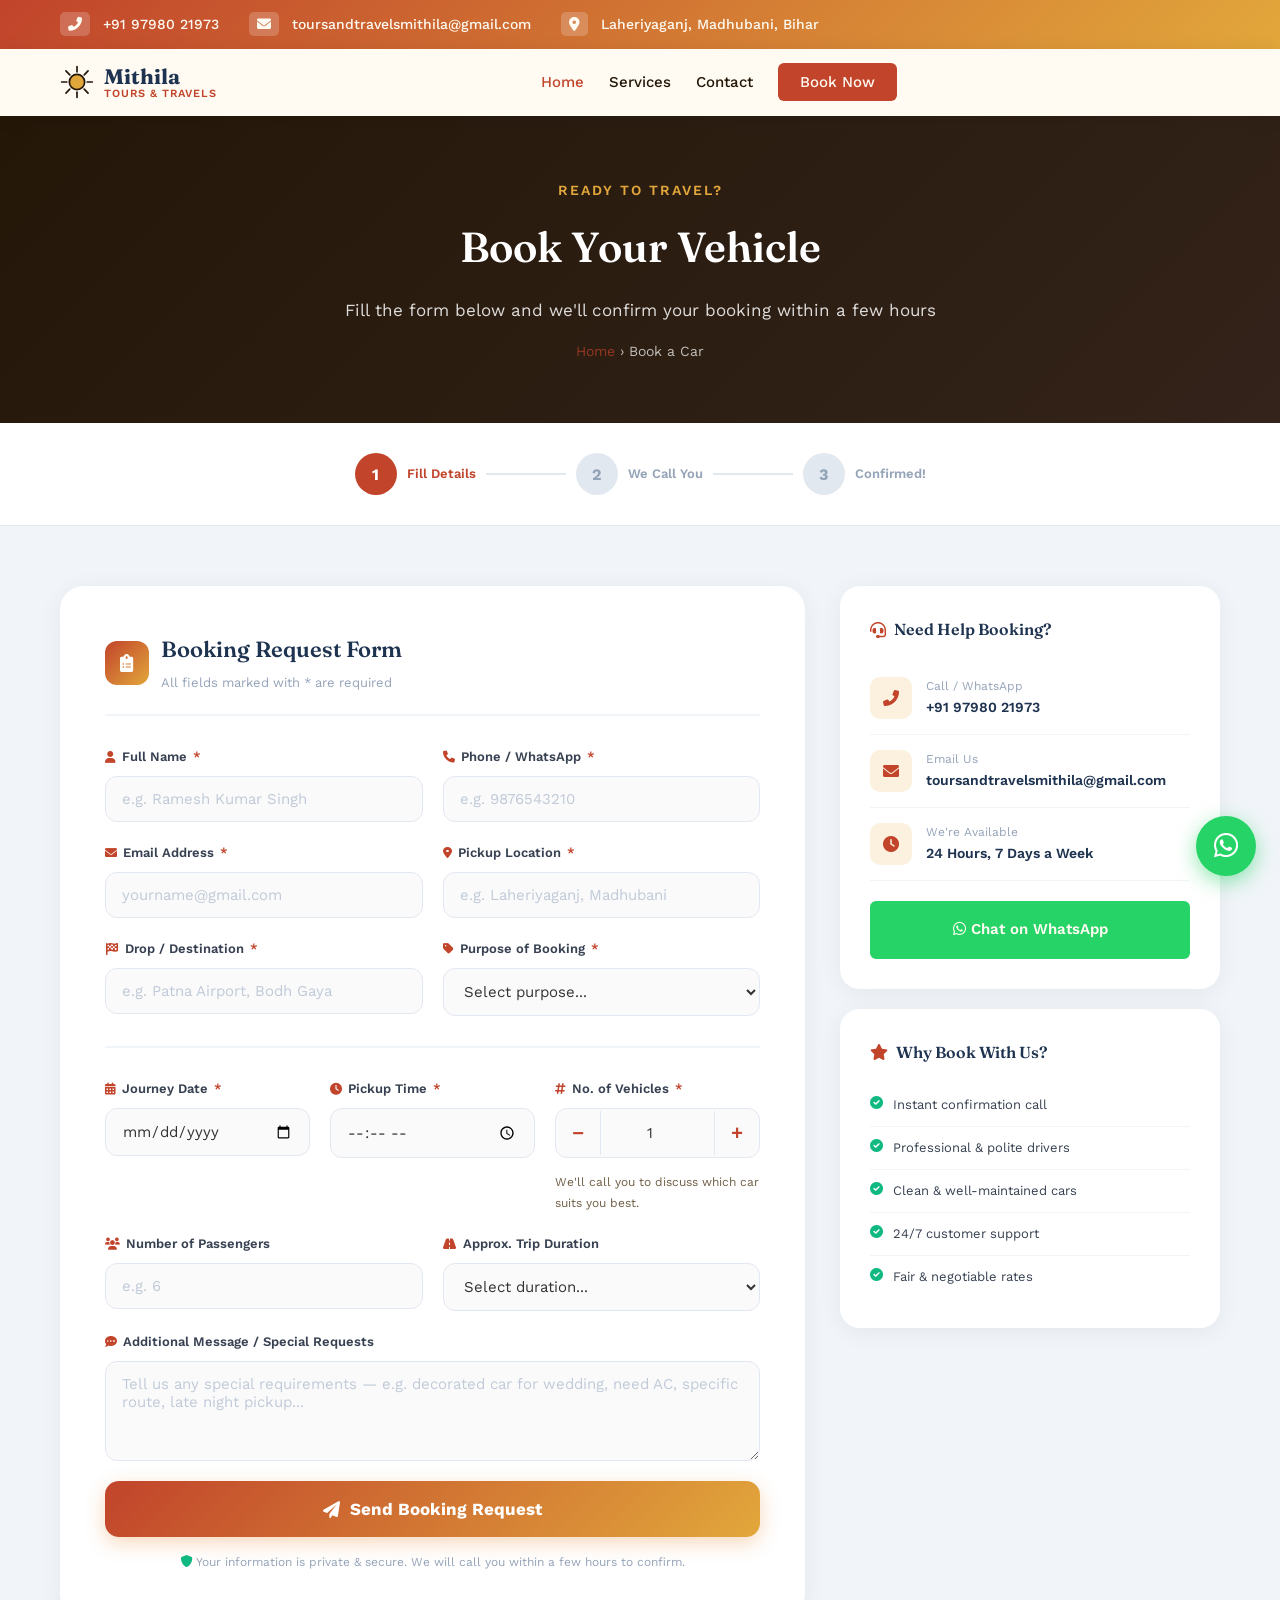
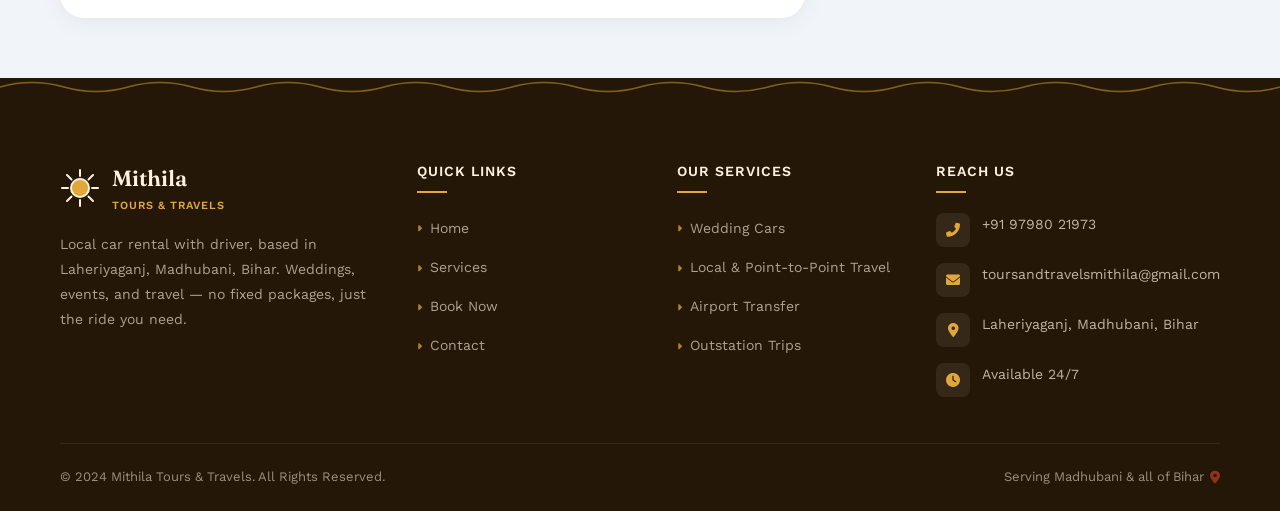
<file: booking.html>
<!DOCTYPE html>
<html lang="en">
<head>
    <meta charset="UTF-8">
    <meta name="viewport" content="width=device-width, initial-scale=1.0">
    <title>Book a Car | Mithila Tours & Travels</title>
    <link rel="stylesheet" href="style.css">
    <link rel="stylesheet" href="https://cdnjs.cloudflare.com/ajax/libs/font-awesome/6.0.0/css/all.min.css">
    <link href="https://fonts.googleapis.com/css2?family=Fraunces:opsz,wght@9..144,400;9..144,500;9..144,600;9..144,700;9..144,800&family=Work+Sans:wght@300;400;500;600;700&display=swap" rel="stylesheet">
    <style>
        /* ===== BOOKING PAGE STYLES ===== */
        .booking-hero {
            background: linear-gradient(135deg, #241708 0%, #33231A 100%);
            padding: 60px 0;
            text-align: center;
            color: white;
            position: relative;
            overflow: hidden;
        }
        .booking-hero::before {
            content: '';
            position: absolute;
            inset: 0;
            background: url('https://images.unsplash.com/photo-1653491493226-ad6ea50616eb?w=1920') center/cover;
            opacity: 0.07;
        }
        .booking-hero .container { position: relative; z-index: 1; }
        .booking-hero h1 { color: white; font-size: 42px; margin-bottom: 12px; }
        .booking-hero p { opacity: 0.85; font-size: 17px; }
        .booking-hero .breadcrumb { margin-top: 15px; opacity: 0.7; font-size: 14px; }
        .booking-hero .breadcrumb a { color: #C1442B; }

        /* ===== STEPS INDICATOR ===== */
        .booking-steps {
            background: white;
            padding: 30px 0;
            border-bottom: 1px solid #e2e8f0;
        }
        .steps-track {
            display: flex;
            align-items: center;
            justify-content: center;
            gap: 0;
        }
        .step {
            display: flex;
            align-items: center;
            gap: 10px;
        }
        .step-num {
            width: 42px;
            height: 42px;
            border-radius: 50%;
            background: #e2e8f0;
            color: #94a3b8;
            display: flex;
            align-items: center;
            justify-content: center;
            font-weight: 700;
            font-size: 16px;
            transition: all 0.3s;
        }
        .step.active .step-num {
            background: #C1442B;
            color: white;
        }
        .step.done .step-num {
            background: #10b981;
            color: white;
        }
        .step-label { font-size: 13px; font-weight: 600; color: #94a3b8; }
        .step.active .step-label { color: #C1442B; }
        .step.done .step-label { color: #10b981; }
        .step-line {
            width: 80px;
            height: 2px;
            background: #e2e8f0;
            margin: 0 10px;
        }

        /* ===== MAIN BOOKING LAYOUT ===== */
        .booking-main {
            padding: 60px 0;
            background: #f1f5f9;
        }
        .booking-layout {
            display: grid;
            grid-template-columns: 1fr 380px;
            gap: 35px;
            align-items: start;
        }

        /* ===== FORM CARD ===== */
        .booking-form-card {
            background: white;
            border-radius: 24px;
            padding: 45px;
            box-shadow: 0 4px 24px rgba(0,0,0,0.06);
        }
        .form-section-title {
            display: flex;
            align-items: center;
            gap: 12px;
            margin-bottom: 30px;
            padding-bottom: 20px;
            border-bottom: 2px solid #f1f5f9;
        }
        .form-section-title .icon {
            width: 44px;
            height: 44px;
            background: linear-gradient(135deg, #C1442B, #E2A73B);
            color: white;
            border-radius: 12px;
            display: flex;
            align-items: center;
            justify-content: center;
            font-size: 18px;
        }
        .form-section-title h3 { font-size: 22px; margin: 0; color: #1E3350; }
        .form-section-title p { font-size: 13px; color: #94a3b8; margin: 3px 0 0; }

        .form-row { display: grid; grid-template-columns: 1fr 1fr; gap: 20px; margin-bottom: 20px; }
        .form-row.single { grid-template-columns: 1fr; }
        .form-row.triple { grid-template-columns: 1fr 1fr 1fr; }

        .field-group { display: flex; flex-direction: column; gap: 8px; }
        .field-group label {
            font-size: 13px;
            font-weight: 600;
            color: #374151;
            display: flex;
            align-items: center;
            gap: 6px;
        }
        .field-group label .req { color: #C1442B; }
        .field-group label i { color: #C1442B; font-size: 12px; }

        .field-group input,
        .field-group select,
        .field-group textarea {
            padding: 13px 16px;
            border: 1.5px solid #e2e8f0;
            border-radius: 12px;
            font-size: 15px;
            font-family: 'Work Sans', sans-serif;
            color: #333;
            background: #fafafa;
            transition: all 0.25s;
            width: 100%;
        }
        .field-group input:focus,
        .field-group select:focus,
        .field-group textarea:focus {
            outline: none;
            border-color: #C1442B;
            background: white;
            box-shadow: 0 0 0 3px rgba(230,126,34,0.08);
        }
        .field-group input::placeholder,
        .field-group textarea::placeholder { color: #c0cad8; }

        /* Vehicle selector */
        .vehicle-selector { display: grid; grid-template-columns: repeat(3, 1fr); gap: 12px; margin-bottom: 20px; }
        .vehicle-option {
            border: 2px solid #e2e8f0;
            border-radius: 14px;
            padding: 16px 12px;
            text-align: center;
            cursor: pointer;
            transition: all 0.25s;
            background: #fafafa;
        }
        .vehicle-option:hover { border-color: #C1442B; background: #FBF1DE; }
        .vehicle-option.selected { border-color: #C1442B; background: #FBF1DE; }
        .vehicle-option i { font-size: 26px; color: #94a3b8; display: block; margin-bottom: 8px; transition: all 0.25s; }
        .vehicle-option.selected i { color: #C1442B; }
        .vehicle-option h4 { font-size: 13px; color: #374151; margin: 0 0 3px; }
        .vehicle-option span { font-size: 11px; color: #94a3b8; }
        .vehicle-option.selected h4 { color: #C1442B; }
        /* hidden radio */
        .vehicle-option input[type="radio"] { display: none; }

        /* divider */
        .form-divider {
            border: none;
            border-top: 2px solid #f1f5f9;
            margin: 30px 0;
        }

        /* submit button */
        .btn-submit-booking {
            width: 100%;
            padding: 18px;
            background: linear-gradient(135deg, #C1442B 0%, #E2A73B 100%);
            color: white;
            border: none;
            border-radius: 14px;
            font-size: 17px;
            font-weight: 700;
            font-family: 'Work Sans', sans-serif;
            cursor: pointer;
            display: flex;
            align-items: center;
            justify-content: center;
            gap: 10px;
            transition: all 0.3s;
            margin-top: 10px;
            box-shadow: 0 6px 20px rgba(230,126,34,0.3);
        }
        .btn-submit-booking:hover { transform: translateY(-2px); box-shadow: 0 10px 28px rgba(230,126,34,0.4); }
        .btn-submit-booking:disabled { opacity: 0.7; cursor: not-allowed; transform: none; }

        .form-note {
            text-align: center;
            font-size: 12px;
            color: #94a3b8;
            margin-top: 15px;
        }
        .form-note i { color: #10b981; }

        /* success message */
        .success-message {
            display: none;
            background: linear-gradient(135deg, #d1fae5, #a7f3d0);
            border: 2px solid #10b981;
            border-radius: 16px;
            padding: 30px;
            text-align: center;
            margin-top: 20px;
        }
        .success-message.show { display: block; animation: fadeInUp 0.4s ease; }
        .success-message i { font-size: 48px; color: #10b981; margin-bottom: 15px; display: block; }
        .success-message h3 { color: #065f46; margin-bottom: 10px; }
        .success-message p { color: #047857; font-size: 14px; }

        @keyframes fadeInUp {
            from { opacity: 0; transform: translateY(20px); }
            to { opacity: 1; transform: translateY(0); }
        }

        /* ===== SIDEBAR ===== */
        .booking-sidebar { display: flex; flex-direction: column; gap: 20px; }

        .sidebar-card {
            background: white;
            border-radius: 20px;
            padding: 30px;
            box-shadow: 0 4px 24px rgba(0,0,0,0.06);
        }
        .sidebar-card h4 {
            font-size: 16px;
            color: #1E3350;
            margin-bottom: 18px;
            display: flex;
            align-items: center;
            gap: 8px;
        }
        .sidebar-card h4 i { color: #C1442B; }

        /* contact quick card */
        .quick-contact-item {
            display: flex;
            align-items: center;
            gap: 14px;
            padding: 14px 0;
            border-bottom: 1px solid #f1f5f9;
        }
        .quick-contact-item:last-child { border-bottom: none; padding-bottom: 0; }
        .qc-icon {
            width: 42px;
            height: 42px;
            background: #FBF1DE;
            color: #C1442B;
            border-radius: 10px;
            display: flex;
            align-items: center;
            justify-content: center;
            font-size: 16px;
            flex-shrink: 0;
        }
        .qc-text { font-size: 12px; color: #94a3b8; }
        .qc-value { font-size: 14px; font-weight: 600; color: #1E3350; }

        /* why book card */
        .why-list li {
            display: flex;
            align-items: flex-start;
            gap: 10px;
            padding: 10px 0;
            border-bottom: 1px solid #f1f5f9;
            font-size: 13px;
            color: #374151;
        }
        .why-list li:last-child { border-bottom: none; }
        .why-list li i { color: #10b981; margin-top: 2px; flex-shrink: 0; }

        /* emailjs note card */
        .setup-card {
            background: linear-gradient(135deg, #1E3350, #33231A);
            border-radius: 20px;
            padding: 28px;
            color: white;
        }
        .setup-card h4 { color: white; margin-bottom: 12px; }
        .setup-card p { font-size: 13px; opacity: 0.8; line-height: 1.7; margin-bottom: 15px; }
        .setup-step {
            display: flex;
            align-items: center;
            gap: 10px;
            margin-bottom: 10px;
            font-size: 12px;
            opacity: 0.9;
        }
        .setup-step span {
            width: 22px;
            height: 22px;
            border-radius: 50%;
            background: #C1442B;
            color: white;
            display: flex;
            align-items: center;
            justify-content: center;
            font-size: 11px;
            font-weight: 700;
            flex-shrink: 0;
        }

        /* counter input */
        .qty-selector {
            display: flex;
            align-items: center;
            gap: 0;
            border: 1.5px solid #e2e8f0;
            border-radius: 12px;
            overflow: hidden;
            background: #fafafa;
        }
        .qty-btn {
            width: 44px;
            height: 48px;
            border: none;
            background: transparent;
            font-size: 20px;
            font-weight: 700;
            color: #C1442B;
            cursor: pointer;
            transition: background 0.2s;
        }
        .qty-btn:hover { background: #FBF1DE; }
        .qty-input {
            flex: 1;
            text-align: center;
            border: none !important;
            border-left: 1.5px solid #e2e8f0 !important;
            border-right: 1.5px solid #e2e8f0 !important;
            border-radius: 0 !important;
            background: transparent !important;
        }
        .qty-input:focus { box-shadow: none !important; }

        /* Mobile responsive */
        @media (max-width: 900px) {
            .booking-layout { grid-template-columns: 1fr; }
            .booking-sidebar { order: -1; }
            .form-row { grid-template-columns: 1fr; }
            .form-row.triple { grid-template-columns: 1fr 1fr; }
            .vehicle-selector { grid-template-columns: repeat(2, 1fr); }
            .booking-form-card { padding: 25px 20px; }
            .steps-track { flex-wrap: wrap; gap: 10px; justify-content: center; }
            .step-line { display: none; }
        }

        @media (max-width: 480px) {
            .booking-hero h1 { font-size: 28px; }
            .vehicle-selector { grid-template-columns: 1fr 1fr; }
            .form-row.triple { grid-template-columns: 1fr; }
        }
    </style>
</head>
<body>

        <!-- Top Bar -->
    <div class="top-bar">
        <div class="container">
            <div class="top-contact">
                <span><i class="fas fa-phone-alt"></i> +91 97980 21973</span>
                
                <span><i class="fas fa-envelope"></i> toursandtravelsmithila@gmail.com</span>
                
                <span><i class="fas fa-map-marker-alt"></i> Laheriyaganj, Madhubani, Bihar</span>
            </div>
        </div>
    </div>

        <!-- Navigation -->
 <nav class="navbar">
        <div class="container">
            <div class="logo">
                <div class="logo-mark" aria-hidden="true">
                    <svg viewBox="0 0 40 40" xmlns="http://www.w3.org/2000/svg">
                        <circle cx="20" cy="20" r="9" fill="#E2A73B"/>
                        <g stroke="#241708" stroke-width="2" stroke-linecap="round">
                            <line x1="20" y1="2" x2="20" y2="8"/>
                            <line x1="20" y1="32" x2="20" y2="38"/>
                            <line x1="2" y1="20" x2="8" y2="20"/>
                            <line x1="32" y1="20" x2="38" y2="20"/>
                            <line x1="7" y1="7" x2="11.5" y2="11.5"/>
                            <line x1="28.5" y1="28.5" x2="33" y2="33"/>
                            <line x1="33" y1="7" x2="28.5" y2="11.5"/>
                            <line x1="11.5" y1="28.5" x2="7" y2="33"/>
                        </g>
                        <circle cx="20" cy="20" r="9" fill="none" stroke="#241708" stroke-width="2"/>
                    </svg>
                </div>
                <h1>Mithila<span>Tours &amp; Travels</span></h1>
            </div>
            <ul class="nav-links">
                <li><a href="index.html" class="active">Home</a></li>
                <li><a href="services.html">Services</a></li>
                <li><a href="contact.html">Contact</a></li>
                <li><a href="booking.html" class="btn-nav">Book Now</a></li>
            </ul>
            <div class="hamburger"><i class="fas fa-bars"></i></div>
            <div class="nav-overlay"></div>
        </div>
    </nav>


    

    <!-- Booking Hero -->
    <section class="booking-hero">
        <div class="container">
            <span class="subtitle" style="color:#E2A73B;">Ready to Travel?</span>
            <h1>Book Your Vehicle</h1>
            <p>Fill the form below and we'll confirm your booking within a few hours</p>
            <div class="breadcrumb">
                <a href="index.html">Home</a> &rsaquo; <span>Book a Car</span>
            </div>
        </div>
    </section>

    <!-- Steps Indicator -->
    <div class="booking-steps">
        <div class="container">
            <div class="steps-track">
                <div class="step active">
                    <div class="step-num">1</div>
                    <div class="step-label">Fill Details</div>
                </div>
                <div class="step-line"></div>
                <div class="step">
                    <div class="step-num">2</div>
                    <div class="step-label">We Call You</div>
                </div>
                <div class="step-line"></div>
                <div class="step">
                    <div class="step-num">3</div>
                    <div class="step-label">Confirmed!</div>
                </div>
            </div>
        </div>
    </div>

    <!-- Main Booking Section -->
    <section class="booking-main">
        <div class="container">
            <div class="booking-layout">

                <!-- BOOKING FORM -->
                <div class="booking-form-card">
                    <div class="form-section-title">
                        <div class="icon"><i class="fas fa-clipboard-list"></i></div>
                        <div>
                            <h3>Booking Request Form</h3>
                            <p>All fields marked with * are required</p>
                        </div>
                    </div>

                    <form id="bookingForm" novalidate action="https://formspree.io/f/mzepwvoe" method="POST">

                        <!-- Personal Info -->
                        <div class="form-row">
                            <div class="field-group">
                                <label><i class="fas fa-user"></i> Full Name <span class="req">*</span></label>
                                <input type="text" name="customer_name" required placeholder="e.g. Ramesh Kumar Singh">
                            </div>
                            <div class="field-group">
                                <label><i class="fas fa-phone"></i> Phone / WhatsApp <span class="req">*</span></label>
                                <input type="tel" name="customer_phone" required placeholder="e.g. 9876543210" pattern="[6-9][0-9]{9}">
                            </div>
                        </div>

                        <div class="form-row">
                            <div class="field-group">
                                <label><i class="fas fa-envelope"></i> Email Address <span class="req">*</span></label>
                                <input type="email" name="customer_email" required placeholder="yourname@gmail.com">
                            </div>
                            <div class="field-group">
                                <label><i class="fas fa-map-marker-alt"></i> Pickup Location <span class="req">*</span></label>
                                <input type="text" name="pickup_location" required placeholder="e.g. Laheriyaganj, Madhubani">
                            </div>
                        </div>

                        <div class="form-row">
                            <div class="field-group">
                                <label><i class="fas fa-flag-checkered"></i> Drop / Destination <span class="req">*</span></label>
                                <input type="text" name="drop_location" required placeholder="e.g. Patna Airport, Bodh Gaya">
                            </div>
                            <div class="field-group">
                                <label><i class="fas fa-tag"></i> Purpose of Booking <span class="req">*</span></label>
                                <select name="booking_purpose" required>
                                    <option value="" disabled selected>Select purpose...</option>
                                    <option value="Wedding">Wedding / Baraat</option>
                                    <option value="Travel / Outstation">Travel / Outstation</option>
                                    <option value="Airport Transfer">Airport Transfer</option>
                                    <option value="Pilgrimage (Bodh Gaya / Deoghar)">Pilgrimage (Bodh Gaya / Deoghar)</option>
                                    <option value="Corporate / Office">Corporate / Office</option>
                                    <option value="Other">Other</option>
                                </select>
                            </div>
                        </div>

                        <!-- Wedding role sub-selector (shown only when Wedding is chosen) -->
                        <div class="wedding-role-box" id="weddingRoleBox">
                            <p class="wr-title"><i class="fas fa-ring"></i> Who is this car for? (select all that apply)</p>
                            <div class="wedding-role-grid">
                                <label class="wr-option" onclick="toggleRole(this)">
                                    <input type="checkbox" name="wedding_role" value="Groom">
                                    <i class="fas fa-user-tie"></i>
                                    <span>Groom</span>
                                </label>
                                <label class="wr-option" onclick="toggleRole(this)">
                                    <input type="checkbox" name="wedding_role" value="Bride">
                                    <i class="fas fa-gem"></i>
                                    <span>Bride</span>
                                </label>
                                <label class="wr-option" onclick="toggleRole(this)">
                                    <input type="checkbox" name="wedding_role" value="Guests">
                                    <i class="fas fa-users"></i>
                                    <span>Guests</span>
                                </label>
                            </div>
                        </div>

                        <hr class="form-divider">

                        <!-- Date, Time, Vehicles -->
                        <div class="form-row triple">
                            <div class="field-group">
                                <label><i class="fas fa-calendar-alt"></i> Journey Date <span class="req">*</span></label>
                                <input type="date" name="journey_date" id="journeyDate" required>
                            </div>
                            <div class="field-group">
                                <label><i class="fas fa-clock"></i> Pickup Time <span class="req">*</span></label>
                                <input type="time" name="pickup_time" required>
                            </div>
                            <div class="field-group">
                                <label><i class="fas fa-hashtag"></i> No. of Vehicles <span class="req">*</span></label>
                                <div class="qty-selector">
                                    <button type="button" class="qty-btn" onclick="changeQty(-1)">−</button>
                                    <input type="number" name="vehicle_count" id="vehicleCount" class="qty-input" value="1" min="1" max="10" readonly>
                                    <button type="button" class="qty-btn" onclick="changeQty(1)">+</button>
                                </div>
                                <p style="font-size:12px;color:#6E5D45;margin-top:6px;">We'll call you to discuss which car suits you best.</p>
                            </div>
                        </div>

                        <div class="form-row">
                            <div class="field-group">
                                <label><i class="fas fa-users"></i> Number of Passengers</label>
                                <input type="number" name="passenger_count" placeholder="e.g. 6" min="1" max="50">
                            </div>
                            <div class="field-group">
                                <label><i class="fas fa-road"></i> Approx. Trip Duration</label>
                                <select name="trip_duration">
                                    <option value="" disabled selected>Select duration...</option>
                                    <option value="Half Day (up to 4 hrs)">Half Day (up to 4 hrs)</option>
                                    <option value="Full Day (up to 12 hrs)">Full Day (up to 12 hrs)</option>
                                    <option value="2 Days">2 Days</option>
                                    <option value="3–5 Days">3–5 Days</option>
                                    <option value="1 Week+">1 Week+</option>
                                    <option value="Not sure">Not sure</option>
                                </select>
                            </div>
                        </div>

                        <div class="form-row single">
                            <div class="field-group">
                                <label><i class="fas fa-comment-dots"></i> Additional Message / Special Requests</label>
                                <textarea name="message" rows="4" placeholder="Tell us any special requirements — e.g. decorated car for wedding, need AC, specific route, late night pickup..."></textarea>
                            </div>
                        </div>

                        <button type="submit" class="btn-submit-booking" id="submitBtn">
                            <i class="fas fa-paper-plane"></i> Send Booking Request
                        </button>

                        <p class="form-note">
                            <i class="fas fa-shield-alt"></i>
                            Your information is private & secure. We will call you within a few hours to confirm.
                        </p>

                    </form>

                    <!-- Success Message (shown after submit) -->
                    <div class="success-message" id="successMessage">
                        <i class="fas fa-check-circle"></i>
                        <h3>Booking Request Sent!</h3>
                        <p>Thank you! Your request has been sent to Mithila Tours & Travels. We will call you soon on the number you provided to confirm the booking.<br><br>
                        Please also check your email inbox for a confirmation message.</p>
                        <a href="index.html" class="btn-primary" style="margin-top:20px;display:inline-block;">Back to Home</a>
                    </div>

                </div>
                <!-- END FORM -->

                <!-- SIDEBAR -->
                <div class="booking-sidebar">

                    <!-- Quick Contact -->
                    <div class="sidebar-card">
                        <h4><i class="fas fa-headset"></i> Need Help Booking?</h4>
                        <div class="quick-contact-item">
                            <div class="qc-icon"><i class="fas fa-phone-alt"></i></div>
                            <div>
                                <div class="qc-text">Call / WhatsApp</div>
                                <div class="qc-value">+91 97980 21973</div>
                            </div>
                        </div>
                        <div class="quick-contact-item">
                            <div class="qc-icon"><i class="fas fa-envelope"></i></div>
                            <div>
                                <div class="qc-text">Email Us</div>
                                <div class="qc-value">toursandtravelsmithila@gmail.com</div>
                            </div>
                        </div>
                        <div class="quick-contact-item">
                            <div class="qc-icon"><i class="fas fa-clock"></i></div>
                            <div>
                                <div class="qc-text">We're Available</div>
                                <div class="qc-value">24 Hours, 7 Days a Week</div>
                            </div>
                        </div>
                        <a href="https://wa.me/919798021973" target="_blank" class="btn-primary" style="display:block;text-align:center;margin-top:20px;background:#25D366;border-color:#25D366;">
                            <i class="fab fa-whatsapp"></i> Chat on WhatsApp
                        </a>
                    </div>

                    <!-- Why Book With Us -->
                    <div class="sidebar-card">
                        <h4><i class="fas fa-star"></i> Why Book With Us?</h4>
                        <ul class="why-list">
                            <li><i class="fas fa-check-circle"></i> Instant confirmation call</li>
                    
                            <li><i class="fas fa-check-circle"></i> Professional & polite drivers</li>
                            <li><i class="fas fa-check-circle"></i> Clean & well-maintained cars</li>
                            <li><i class="fas fa-check-circle"></i> 24/7 customer support</li>
                            <li><i class="fas fa-check-circle"></i> Fair & negotiable rates</li>
                        </ul>
                    </div>

                </div>
                <!-- END SIDEBAR -->

            </div>
        </div>
    </section>

        <!-- Footer -->
    <footer class="site-footer">
        <svg class="footer-top-wave" viewBox="0 0 1200 18" preserveAspectRatio="none" xmlns="http://www.w3.org/2000/svg">
            <path d="M0,9 Q30,0 60,9 T120,9 T180,9 T240,9 T300,9 T360,9 T420,9 T480,9 T540,9 T600,9 T660,9 T720,9 T780,9 T840,9 T900,9 T960,9 T1020,9 T1080,9 T1140,9 T1200,9" fill="none" stroke="#E2A73B" stroke-width="1.5" opacity="0.5"/>
        </svg>
        <div class="container">
            <div class="footer-main">
                <div class="footer-brand-col">
                    <div class="footer-brand">
                        <div class="logo-mark" aria-hidden="true">
                            <svg viewBox="0 0 40 40" xmlns="http://www.w3.org/2000/svg">
                                <circle cx="20" cy="20" r="9" fill="#E2A73B"/>
                                <g stroke="#FBF1DE" stroke-width="2" stroke-linecap="round">
                                    <line x1="20" y1="2" x2="20" y2="8"/>
                                    <line x1="20" y1="32" x2="20" y2="38"/>
                                    <line x1="2" y1="20" x2="8" y2="20"/>
                                    <line x1="32" y1="20" x2="38" y2="20"/>
                                    <line x1="7" y1="7" x2="11.5" y2="11.5"/>
                                    <line x1="28.5" y1="28.5" x2="33" y2="33"/>
                                    <line x1="33" y1="7" x2="28.5" y2="11.5"/>
                                    <line x1="11.5" y1="28.5" x2="7" y2="33"/>
                                </g>
                                <circle cx="20" cy="20" r="9" fill="none" stroke="#FBF1DE" stroke-width="2"/>
                            </svg>
                        </div>
                        <h3>Mithila<span>Tours &amp; Travels</span></h3>
                    </div>
                    <p class="footer-about-text">Local car rental with driver, based in Laheriyaganj, Madhubani, Bihar. Weddings, events, and travel — no fixed packages, just the ride you need.</p>
                </div>

                <div class="footer-links-col">
                    <h4>Quick Links</h4>
                    <ul class="footer-links">
                        <li><a href="index.html"><i class="fas fa-caret-right"></i> Home</a></li>
                        <li><a href="services.html"><i class="fas fa-caret-right"></i> Services</a></li>
                        <li><a href="booking.html"><i class="fas fa-caret-right"></i> Book Now</a></li>
                        <li><a href="contact.html"><i class="fas fa-caret-right"></i> Contact</a></li>
                    </ul>
                </div>

                <div class="footer-links-col">
                    <h4>Our Services</h4>
                    <ul class="footer-links">
                        <li><a href="services.html"><i class="fas fa-caret-right"></i> Wedding Cars</a></li>
                        <li><a href="services.html"><i class="fas fa-caret-right"></i> Local & Point-to-Point Travel</a></li>
                        <li><a href="services.html"><i class="fas fa-caret-right"></i> Airport Transfer</a></li>
                        <li><a href="services.html"><i class="fas fa-caret-right"></i> Outstation Trips</a></li>
                    </ul>
                </div>

                <div class="footer-contact-col">
                    <h4>Reach Us</h4>
                    <div class="footer-contact-item">
                        <i class="fas fa-phone-alt"></i>
                        <div><a href="tel:+919798021973">+91 97980 21973</a></div>
                    </div>
                    <div class="footer-contact-item">
                        <i class="fas fa-envelope"></i>
                        <div><a href="mailto:toursandtravelsmithila@gmail.com">toursandtravelsmithila@gmail.com</a></div>
                    </div>
                    <div class="footer-contact-item">
                        <i class="fas fa-map-marker-alt"></i>
                        <div>Laheriyaganj, Madhubani, Bihar</div>
                    </div>
                    <div class="footer-contact-item">
                        <i class="fas fa-clock"></i>
                        <div>Available 24/7</div>
                    </div>
                </div>
            </div>

            <div class="footer-bottom">
                <p>&copy; 2024 Mithila Tours &amp; Travels. All Rights Reserved.</p>
                <p class="made-with">Serving Madhubani &amp; all of Bihar <i class="fas fa-map-marker-alt"></i></p>
            </div>
        </div>
    </footer>

    <!-- Floating WhatsApp -->
    <a href="https://wa.me/919798021973?text=Hi%2C%20I%20want%20to%20book%20a%20car" target="_blank" class="whatsapp-float" aria-label="Chat on WhatsApp"><i class="fab fa-whatsapp"></i></a>
    <button class="scroll-top" id="scrollTopBtn" aria-label="Scroll to top"><i class="fas fa-arrow-up"></i></button>

    <script>
        // ============================================================
        // BOOKING FORM — sends via Formspree to toursandtravelsmithila@gmail.com
        // ============================================================

        // Vehicle quantity
        function changeQty(delta) {
            const input = document.getElementById('vehicleCount');
            const val = parseInt(input.value) + delta;
            if (val >= 1 && val <= 10) input.value = val;
        }

        // Wedding role chips (multi-select)
        function toggleRole(el) {
            el.classList.toggle('selected');
            const box = el.querySelector('input[type="checkbox"]');
            box.checked = !box.checked;
        }

        // Show wedding role box only when "Wedding" purpose is chosen
        const purposeSelect = document.querySelector('select[name="booking_purpose"]');
        const weddingBox = document.getElementById('weddingRoleBox');
        purposeSelect.addEventListener('change', function() {
            if (this.value === 'Wedding') {
                weddingBox.classList.add('show');
            } else {
                weddingBox.classList.remove('show');
                document.querySelectorAll('#weddingRoleBox .wr-option').forEach(el => {
                    el.classList.remove('selected');
                    el.querySelector('input').checked = false;
                });
            }
        });

        // Set min date to today
        const today = new Date().toISOString().split('T')[0];
        document.getElementById('journeyDate').min = today;

        // Form submission
        document.getElementById('bookingForm').addEventListener('submit', function(e) {
            e.preventDefault();
            const form = this;
            const btn = document.getElementById('submitBtn');
            btn.innerHTML = '<i class="fas fa-spinner fa-spin"></i> Sending...';
            btn.disabled = true;

            fetch(form.action, {
                method: 'POST',
                body: new FormData(form),
                headers: { 'Accept': 'application/json' }
            }).then(response => {
                if (response.ok) {
                    document.getElementById('bookingForm').style.display = 'none';
                    document.getElementById('successMessage').classList.add('show');
                    document.getElementById('successMessage').scrollIntoView({ behavior: 'smooth', block: 'center' });
                } else {
                    throw new Error('Submit failed');
                }
            }).catch(() => {
                btn.innerHTML = '<i class="fas fa-exclamation-triangle"></i> Try Again — or Call/WhatsApp Us';
                btn.disabled = false;
            });
        });

        // Mobile nav toggle
        (function(){
            var ham = document.querySelector('.hamburger');
            var nav = document.querySelector('.nav-links');
            var overlay = document.querySelector('.nav-overlay');
            ham.addEventListener('click', function(){ nav.classList.toggle('active'); overlay.classList.toggle('active'); });
            overlay.addEventListener('click', function(){ nav.classList.remove('active'); overlay.classList.remove('active'); });
            document.querySelectorAll('.nav-links a').forEach(function(a){
                a.addEventListener('click', function(){ nav.classList.remove('active'); overlay.classList.remove('active'); });
            });
        })();
        // Scroll to top
        (function(){
            var btn = document.getElementById('scrollTopBtn');
            window.addEventListener('scroll', function(){ btn.classList.toggle('show', window.scrollY > 400); });
            btn.addEventListener('click', function(){ window.scrollTo({top:0, behavior:'smooth'}); });
        })();
    </script>

</body>
</html>
</file>
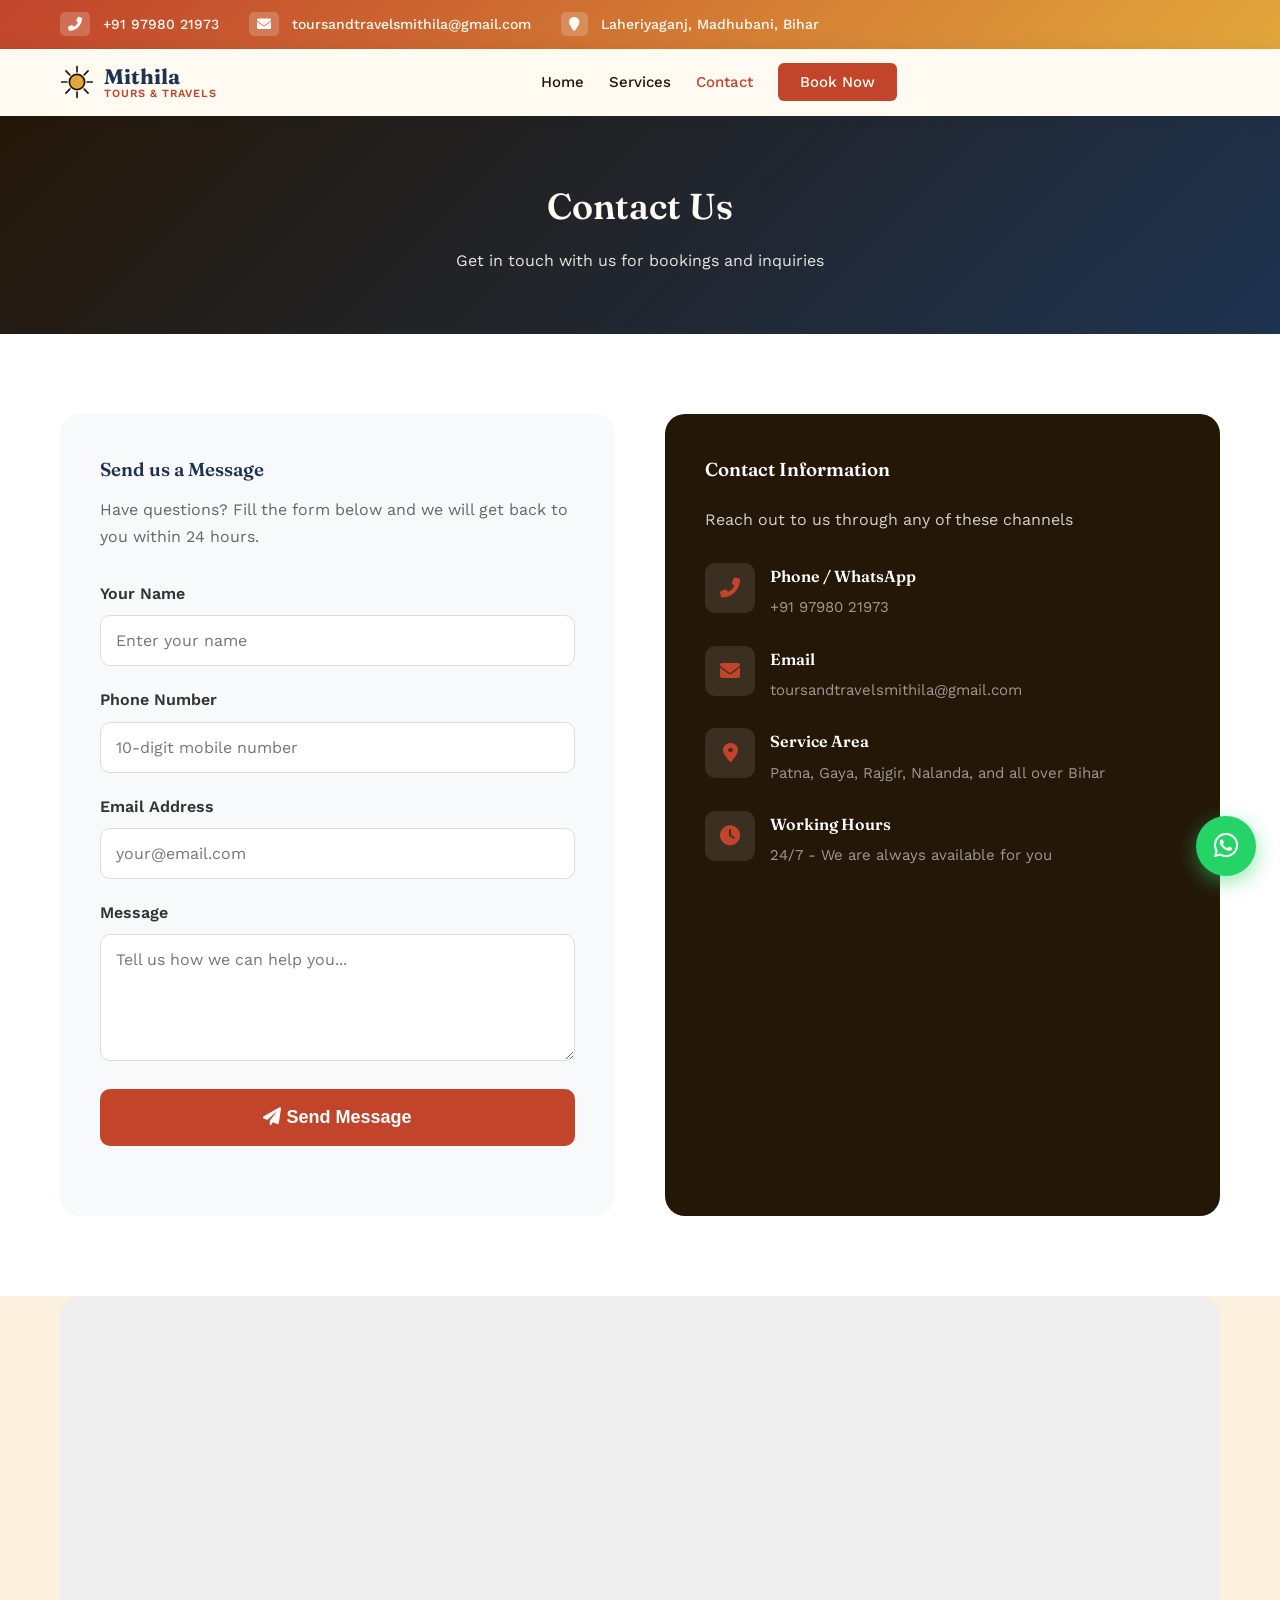
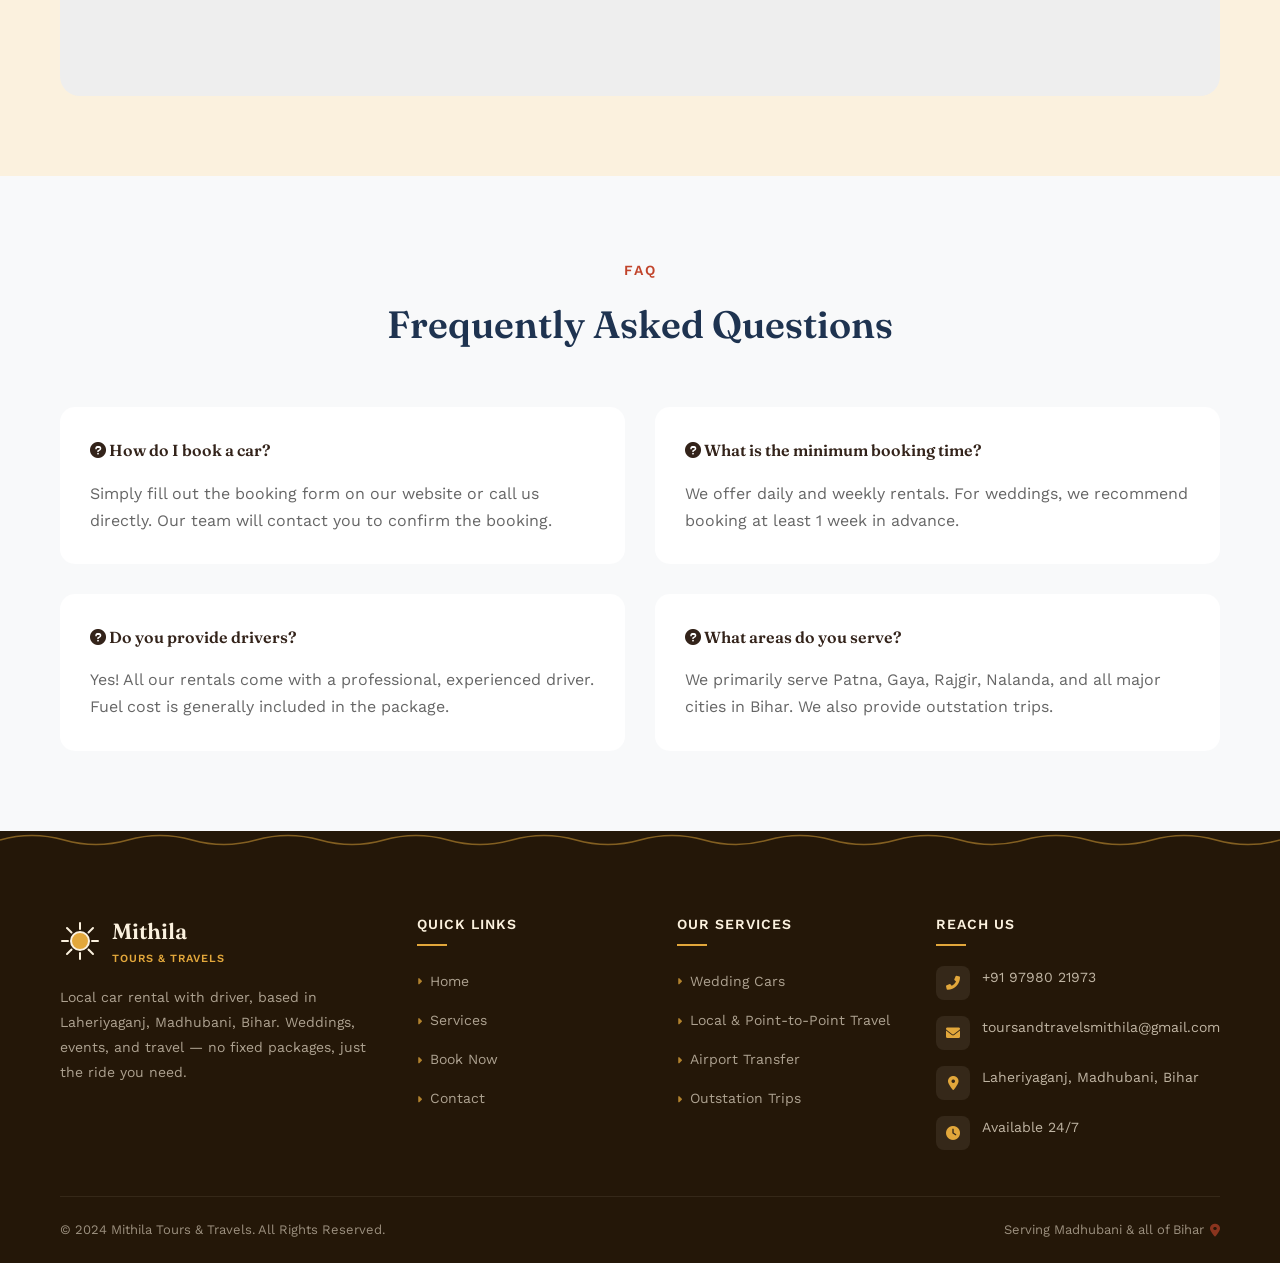
<file: contact.html>
<!DOCTYPE html>
<html lang="en">
<head>
    <meta charset="UTF-8">
    <meta name="viewport" content="width=device-width, initial-scale=1.0">
    <title>Contact Us | Mithila Tours & Travels</title>
    <link rel="stylesheet" href="style.css">
    <link rel="stylesheet" href="https://cdnjs.cloudflare.com/ajax/libs/font-awesome/6.0.0/css/all.min.css">
    <link href="https://fonts.googleapis.com/css2?family=Fraunces:opsz,wght@9..144,400;9..144,500;9..144,600;9..144,700;9..144,800&family=Work+Sans:wght@300;400;500;600;700&display=swap" rel="stylesheet">
    <style>
        /* Additional CSS for Contact Page */
        .page-header { background: linear-gradient(135deg, #241708 0%, #1E3350 100%); }
        .contact-section { padding: 80px 0; background: #fff; }
        .contact-grid { display: grid; grid-template-columns: 1fr 1fr; gap: 50px; }
        .contact-form { background: #f8f9fa; padding: 40px; border-radius: 20px; }
        .contact-form h3 { margin-bottom: 10px; }
        .contact-form p { margin-bottom: 30px; color: #666; }
        .form-group { margin-bottom: 20px; }
        .form-group label { display: block; margin-bottom: 8px; font-weight: 600; color: #333; }
        .form-group input, .form-group textarea { width: 100%; padding: 15px; border: 1px solid #ddd; border-radius: 10px; font-size: 16px; font-family: inherit; }
        .form-group input:focus, .form-group textarea:focus { outline: none; border-color: #C1442B; }
        .btn-submit { width: 100%; background: #C1442B; color: white; padding: 18px; border: none; border-radius: 10px; font-size: 18px; font-weight: 600; cursor: pointer; transition: all 0.3s; }
        .btn-submit:hover { background: #9C3521; }
        
        .contact-info-card { background: #241708; color: white; padding: 40px; border-radius: 20px; height: 100%; }
        .contact-info-card h3 { color: white; margin-bottom: 20px; }
        .contact-info-card p { opacity: 0.8; margin-bottom: 30px; }
        .info-box { display: flex; align-items: flex-start; margin-bottom: 25px; }
        .info-box i { width: 50px; height: 50px; background: rgba(255,255,255,0.1); color: #C1442B; display: flex; align-items: center; justify-content: center; border-radius: 10px; font-size: 20px; margin-right: 15px; flex-shrink: 0; }
        .info-box-text h4 { color: white; margin-bottom: 5px; font-size: 16px; }
        .info-box-text p { margin: 0; color: rgba(255,255,255,0.7); font-size: 15px; }
        
        .map-section { padding: 0 0 80px; }
        .map-container { border-radius: 20px; overflow: hidden; height: 400px; background: #eee; display: flex; align-items: center; justify-content: center; }
        .map-container iframe { width: 100%; height: 100%; border: none; }
        
        .faq-section { padding: 80px 0; background: #f8f9fa; }
        .faq-grid { display: grid; grid-template-columns: 1fr 1fr; gap: 30px; }
        .faq-item { background: white; padding: 30px; border-radius: 15px; }
        .faq-item h4 { margin-bottom: 15px; color: #33231A; }
        .faq-item p { color: #666; line-height: 1.7; }
    </style>
</head>
<body>

    <!-- Top Bar -->
    <div class="top-bar">
        <div class="container">
            <div class="top-contact">
                <span><i class="fas fa-phone-alt"></i> +91 97980 21973</span>
                <span><i class="fas fa-envelope"></i> toursandtravelsmithila@gmail.com</span>
                <span><i class="fas fa-map-marker"></i> Laheriyaganj, Madhubani, Bihar</span>
            </div>
        </div>
    </div>

    <!-- Navigation -->
    <nav class="navbar">
        <div class="container">
            <div class="logo">
                <div class="logo-mark" aria-hidden="true">
                    <svg viewBox="0 0 40 40" xmlns="http://www.w3.org/2000/svg">
                        <circle cx="20" cy="20" r="9" fill="#E2A73B"/>
                        <g stroke="#241708" stroke-width="2" stroke-linecap="round">
                            <line x1="20" y1="2" x2="20" y2="8"/>
                            <line x1="20" y1="32" x2="20" y2="38"/>
                            <line x1="2" y1="20" x2="8" y2="20"/>
                            <line x1="32" y1="20" x2="38" y2="20"/>
                            <line x1="7" y1="7" x2="11.5" y2="11.5"/>
                            <line x1="28.5" y1="28.5" x2="33" y2="33"/>
                            <line x1="33" y1="7" x2="28.5" y2="11.5"/>
                            <line x1="11.5" y1="28.5" x2="7" y2="33"/>
                        </g>
                        <circle cx="20" cy="20" r="9" fill="none" stroke="#241708" stroke-width="2"/>
                    </svg>
                </div>
                <h1>Mithila<span>Tours &amp; Travels</span></h1>
            </div>
            <ul class="nav-links">
                <li><a href="index.html">Home</a></li>
                
                <li><a href="services.html">Services</a></li>
                <li><a href="contact.html" class="active">Contact</a></li>
                <li><a href="booking.html" class="btn-nav">Book Now</a></li>
            </ul>
            <div class="hamburger"><i class="fas fa-bars"></i></div>
            <div class="nav-overlay"></div>
        </div>
    </nav>

    <!-- Page Header -->
    <section class="page-header">
        <div class="container">
            <h1>Contact Us</h1>
            <p>Get in touch with us for bookings and inquiries</p>
        </div>
    </section>

    <!-- Contact Form Section -->
    <section class="contact-section">
        <div class="container">
            <div class="contact-grid">
                <div class="contact-form">
                    <h3>Send us a Message</h3>
                    <p>Have questions? Fill the form below and we will get back to you within 24 hours.</p>
                    
                    <form id="contactForm" action="https://formspree.io/f/mzepwvoe" method="POST">
                        <div class="form-group">
                            <label>Your Name</label>
                            <input type="text" name="name" required placeholder="Enter your name">
                        </div>
                        <div class="form-group">
                            <label>Phone Number</label>
                            <input type="tel" name="phone" required placeholder="10-digit mobile number">
                        </div>
                        <div class="form-group">
                            <label>Email Address</label>
                            <input type="email" name="email" placeholder="your@email.com">
                        </div>
                        <div class="form-group">
                            <label>Message</label>
                            <textarea name="message" rows="5" required placeholder="Tell us how we can help you..."></textarea>
                        </div>
                        <button type="submit" class="btn-submit">
                            <i class="fas fa-paper-plane"></i> Send Message
                        </button>
                        <p id="formstatus" style="margin-top: 15px;"></p>
                    </form>
                </div>

                <div class="contact-info-card">
                    <h3>Contact Information</h3>
                    <p>Reach out to us through any of these channels</p>

                    <div class="info-box">
                        <i class="fas fa-phone-alt"></i>
                        <div class="info-box-text">
                            <h4>Phone / WhatsApp</h4>
                            <p>+91 97980 21973</p>
                        </div>
                    </div>

                    <div class="info-box">
                        <i class="fas fa-envelope"></i>
                        <div class="info-box-text">
                            <h4>Email</h4>
                            <p>toursandtravelsmithila@gmail.com</p>
                        </div>
                    </div>

                    <div class="info-box">
                        <i class="fas fa-map-marker-alt"></i>
                        <div class="info-box-text">
                            <h4>Service Area</h4>
                            <p>Patna, Gaya, Rajgir, Nalanda, and all over Bihar</p>
                        </div>
                    </div>

                    <div class="info-box">
                        <i class="fas fa-clock"></i>
                        <div class="info-box-text">
                            <h4>Working Hours</h4>
                            <p>24/7 - We are always available for you</p>
                        </div>
                    </div>
                </div>
            </div>
        </div>
    </section>

    <!-- Map Section -->
    <section class="map-section">
        <div class="container">
            <div class="map-container">
                <!-- Replace with actual Google Map embed code for Bihar -->
                <iframe src="https://maps.google.com/maps?q=Bharat%20Petroleum%20Petrol%20Pump%2C%20Satyadev%2C%20Laheriyaganj%2C%20Madhubani%2C%20Bihar&output=embed" allowfullscreen="" loading="lazy"></iframe>
            </div>
        </div>
    </section>

    <!-- FAQ Section -->
    <section class="faq-section">
        <div class="container">
            <div class="section-header">
                <span class="subtitle">FAQ</span>
                <h2>Frequently Asked Questions</h2>
            </div>
            <div class="faq-grid">
                <div class="faq-item">
                    <h4><i class="fas fa-question-circle"></i> How do I book a car?</h4>
                    <p>Simply fill out the booking form on our website or call us directly. Our team will contact you to confirm the booking.</p>
                </div>
                <div class="faq-item">
                    <h4><i class="fas fa-question-circle"></i> What is the minimum booking time?</h4>
                    <p>We offer daily and weekly rentals. For weddings, we recommend booking at least 1 week in advance.</p>
                </div>
                <div class="faq-item">
                    <h4><i class="fas fa-question-circle"></i> Do you provide drivers?</h4>
                    <p>Yes! All our rentals come with a professional, experienced driver. Fuel cost is generally included in the package.</p>
                </div>
                <div class="faq-item">
                    <h4><i class="fas fa-question-circle"></i> What areas do you serve?</h4>
                    <p>We primarily serve Patna, Gaya, Rajgir, Nalanda, and all major cities in Bihar. We also provide outstation trips.</p>
                </div>
            </div>
        </div>
    </section>

    <!-- Footer -->
    <footer class="site-footer">
        <svg class="footer-top-wave" viewBox="0 0 1200 18" preserveAspectRatio="none" xmlns="http://www.w3.org/2000/svg">
            <path d="M0,9 Q30,0 60,9 T120,9 T180,9 T240,9 T300,9 T360,9 T420,9 T480,9 T540,9 T600,9 T660,9 T720,9 T780,9 T840,9 T900,9 T960,9 T1020,9 T1080,9 T1140,9 T1200,9" fill="none" stroke="#E2A73B" stroke-width="1.5" opacity="0.5"/>
        </svg>
        <div class="container">
            <div class="footer-main">
                <div class="footer-brand-col">
                    <div class="footer-brand">
                        <div class="logo-mark" aria-hidden="true">
                            <svg viewBox="0 0 40 40" xmlns="http://www.w3.org/2000/svg">
                                <circle cx="20" cy="20" r="9" fill="#E2A73B"/>
                                <g stroke="#FBF1DE" stroke-width="2" stroke-linecap="round">
                                    <line x1="20" y1="2" x2="20" y2="8"/>
                                    <line x1="20" y1="32" x2="20" y2="38"/>
                                    <line x1="2" y1="20" x2="8" y2="20"/>
                                    <line x1="32" y1="20" x2="38" y2="20"/>
                                    <line x1="7" y1="7" x2="11.5" y2="11.5"/>
                                    <line x1="28.5" y1="28.5" x2="33" y2="33"/>
                                    <line x1="33" y1="7" x2="28.5" y2="11.5"/>
                                    <line x1="11.5" y1="28.5" x2="7" y2="33"/>
                                </g>
                                <circle cx="20" cy="20" r="9" fill="none" stroke="#FBF1DE" stroke-width="2"/>
                            </svg>
                        </div>
                        <h3>Mithila<span>Tours &amp; Travels</span></h3>
                    </div>
                    <p class="footer-about-text">Local car rental with driver, based in Laheriyaganj, Madhubani, Bihar. Weddings, events, and travel — no fixed packages, just the ride you need.</p>
                </div>

                <div class="footer-links-col">
                    <h4>Quick Links</h4>
                    <ul class="footer-links">
                        <li><a href="index.html"><i class="fas fa-caret-right"></i> Home</a></li>
                        <li><a href="services.html"><i class="fas fa-caret-right"></i> Services</a></li>
                        <li><a href="booking.html"><i class="fas fa-caret-right"></i> Book Now</a></li>
                        <li><a href="contact.html"><i class="fas fa-caret-right"></i> Contact</a></li>
                    </ul>
                </div>

                <div class="footer-links-col">
                    <h4>Our Services</h4>
                    <ul class="footer-links">
                        <li><a href="services.html"><i class="fas fa-caret-right"></i> Wedding Cars</a></li>
                        <li><a href="services.html"><i class="fas fa-caret-right"></i> Local & Point-to-Point Travel</a></li>
                        <li><a href="services.html"><i class="fas fa-caret-right"></i> Airport Transfer</a></li>
                        <li><a href="services.html"><i class="fas fa-caret-right"></i> Outstation Trips</a></li>
                    </ul>
                </div>

                <div class="footer-contact-col">
                    <h4>Reach Us</h4>
                    <div class="footer-contact-item">
                        <i class="fas fa-phone-alt"></i>
                        <div><a href="tel:+919798021973">+91 97980 21973</a></div>
                    </div>
                    <div class="footer-contact-item">
                        <i class="fas fa-envelope"></i>
                        <div><a href="mailto:toursandtravelsmithila@gmail.com">toursandtravelsmithila@gmail.com</a></div>
                    </div>
                    <div class="footer-contact-item">
                        <i class="fas fa-map-marker-alt"></i>
                        <div>Laheriyaganj, Madhubani, Bihar</div>
                    </div>
                    <div class="footer-contact-item">
                        <i class="fas fa-clock"></i>
                        <div>Available 24/7</div>
                    </div>
                </div>
            </div>

            <div class="footer-bottom">
                <p>&copy; 2024 Mithila Tours &amp; Travels. All Rights Reserved.</p>
                <p class="made-with">Serving Madhubani &amp; all of Bihar <i class="fas fa-map-marker-alt"></i></p>
            </div>
        </div>
    </footer>

    <!-- Floating WhatsApp -->
    <a href="https://wa.me/919798021973?text=Hi%2C%20I%20have%20a%20question" target="_blank" class="whatsapp-float" aria-label="Chat on WhatsApp"><i class="fab fa-whatsapp"></i></a>
    <button class="scroll-top" id="scrollTopBtn" aria-label="Scroll to top"><i class="fas fa-arrow-up"></i></button>

    <!-- Contact Form: sends via Formspree to toursandtravelsmithila@gmail.com -->
    <script>
        document.getElementById('contactForm').addEventListener('submit', function(event) {
            event.preventDefault();
            const form = this;
            const btn = form.querySelector('.btn-submit');
            const status = document.getElementById('formstatus');
            const originalBtnText = btn.innerHTML;
            btn.innerHTML = '<i class="fas fa-spinner fa-spin"></i> Sending...';
            btn.disabled = true;

            fetch(form.action, {
                method: 'POST',
                body: new FormData(form),
                headers: { 'Accept': 'application/json' }
            }).then(response => {
                if (response.ok) {
                    btn.innerHTML = '<i class="fas fa-check"></i> Message Sent!';
                    status.innerHTML = '<span style="color: green;">Thank you! We will contact you within 24 hours.</span>';
                    form.reset();
                } else {
                    throw new Error('Submit failed');
                }
            }).catch(() => {
                btn.innerHTML = '<i class="fas fa-exclamation-triangle"></i> Try Again';
                status.innerHTML = '<span style="color:#b91c1c;">Something went wrong. Please call or WhatsApp us instead.</span>';
            }).finally(() => {
                btn.disabled = false;
                setTimeout(() => { btn.innerHTML = originalBtnText; btn.disabled = false; }, 3500);
            });
        });

        // Mobile nav toggle
        (function(){
            var ham = document.querySelector('.hamburger');
            var nav = document.querySelector('.nav-links');
            var overlay = document.querySelector('.nav-overlay');
            ham.addEventListener('click', function(){ nav.classList.toggle('active'); overlay.classList.toggle('active'); });
            overlay.addEventListener('click', function(){ nav.classList.remove('active'); overlay.classList.remove('active'); });
            document.querySelectorAll('.nav-links a').forEach(function(a){
                a.addEventListener('click', function(){ nav.classList.remove('active'); overlay.classList.remove('active'); });
            });
        })();
        // Scroll to top
        (function(){
            var btn = document.getElementById('scrollTopBtn');
            window.addEventListener('scroll', function(){ btn.classList.toggle('show', window.scrollY > 400); });
            btn.addEventListener('click', function(){ window.scrollTo({top:0, behavior:'smooth'}); });
        })();
        // Reveal on scroll
        (function(){
            var items = document.querySelectorAll('.contact-form, .contact-info-card, .faq-item');
            items.forEach(function(el){ el.classList.add('reveal'); });
            var obs = new IntersectionObserver(function(entries){
                entries.forEach(function(entry){ if(entry.isIntersecting){ entry.target.classList.add('in-view'); obs.unobserve(entry.target); } });
            }, {threshold: 0.15});
            items.forEach(function(el){ obs.observe(el); });
        })();
    </script>
</body>
</html>
</file>
<file: style.css>
/* ============================================
   BIHAR PREMIUM CAR BOOKING - COMPLETE CSS
   ============================================ */

:root {
    --primary-color: #C1442B;
    --primary-dark: #9C3521;
    --secondary-color: #1E3350;
    --dark-color: #241708;
    --white: #FFFBF2;
    --light-bg: #FBF1DE;
    --gray: #6E5D45;
    --success: #4C7A52;
    --turmeric: #E2A73B;
    --ink: #241708;
    --paper: #FBF1DE;
    --shadow: 0 10px 40px rgba(36,23,8,0.12);
    --transition: all 0.3s ease;
}

* {
    margin: 0;
    padding: 0;
    box-sizing: border-box;
}

html {
    scroll-behavior: smooth;
}

body {
    font-family: 'Work Sans', sans-serif;
    line-height: 1.7;
    color: var(--ink);
    background: var(--light-bg);
    overflow-x: hidden;
}

.container {
    max-width: 1200px;
    margin: 0 auto;
    padding: 0 20px;
}

a {
    text-decoration: none;
    color: inherit;
}

ul {
    list-style: none;
}

img {
    max-width: 100%;
    height: auto;
}

/* ===== TYPOGRAPHY ===== */
h1, h2, h3, h4 {
    font-family: 'Fraunces', serif;
    font-weight: 600;
    color: var(--secondary-color);

}

.subtitle {
    display: inline-block;
    font-size: 14px;
    font-weight: 600;
    color: var(--primary-color);
    text-transform: uppercase;
    letter-spacing: 2px;
    margin-bottom: 10px;
}

.section-header {
    text-align: center;
    margin-bottom: 50px;
}

.section-header h2 {
    font-size: 38px;
    margin-bottom: 15px;
}

.section-header p {
    max-width: 600px;
    margin: 0 auto;
    color: var(--gray);
}

/* ===== TOP BAR - BRIGHT DESIGN ===== */
.top-bar {
    background: linear-gradient(135deg, #C1442B 0%, #E2A73B 100%);
    color: var(--white);
    padding: 12px 0;
    font-size: 14px;
    box-shadow: 0 2px 10px rgba(230, 126, 34, 0.3);
}

.top-bar .container {
    display: flex;
    justify-content: space-between;
    align-items: center;
}

.top-contact span {
    margin-right: 25px;
    font-weight: 500;
}

.top-contact i {
    margin-right: 8px;
    background: rgba(255,255,255,0.2);
    padding: 5px 8px;
    border-radius: 5px;
}

.top-social a {
    display: inline-block;
    width: 32px;
    height: 32px;
    background: rgba(255,255,255,0.2);
    text-align: center;
    line-height: 32px;
    border-radius: 50%;
    margin-left: 8px;
    transition: var(--transition);
}

.top-social a:hover {
    background: var(--white);
    color: var(--primary-color);
}

/* ===== NAVIGATION ===== */
.navbar {
    background: var(--white);
    box-shadow: 0 2px 20px rgba(0,0,0,0.08);
    position: relative;
    z-index: 1000;
    padding: 15px 0;
}

.navbar .container {
    display: flex;
    justify-content: space-between;
    align-items: center;
}

.logo {
    display: flex;
    align-items: center;
    gap: 10px;
}

.logo-mark { width: 34px; height: 34px; flex-shrink: 0; }
.logo-mark svg { width: 100%; height: 100%; display: block; }

.logo h1 {
    font-family: 'Fraunces', serif;
    font-size: 21px;
    color: var(--secondary-color);
    font-weight: 700;
    line-height: 1.15;
    display: flex;
    flex-direction: column;
}

.logo span {
    font-family: 'Work Sans', sans-serif;
    color: var(--primary-color);
    font-size: 11px;
    font-weight: 600;
    letter-spacing: 1px;
    text-transform: uppercase;
}

.logo i {
    color: var(--primary-color);
    margin-right: 5px;
}

.nav-links {
    display: flex;
    align-items: center;
    gap: 25px;
}

.nav-links a {
    font-weight: 500;
    font-size: 15px;
    transition: var(--transition);
    position: relative;
}

.nav-links a:hover, .nav-links a.active {
    color: var(--primary-color);
}

.btn-nav {
    background: var(--primary-color);
    color: var(--white);
    padding: 10px 22px;
    border-radius: 25px;
    font-weight: 600;
    font-size: 14px;
}

.btn-nav:hover {
    background: var(--primary-dark);
    transform: translateY(-2px);
    color: var(--white);
}

.hamburger {
    display: none;
    font-size: 24px;
    cursor: pointer;
}

/* ===== HERO SECTION ===== */
.hero {
    position: relative;
    height: 85vh;
    min-height: 600px;
    background: url('https://images.unsplash.com/photo-1503376780353-7e6694817ce8?w=1920') center/cover no-repeat;
    display: flex;
    align-items: center;
}

.hero-overlay {
    position: absolute;
    inset: 0;
    background: linear-gradient(135deg, rgba(15,23,42,0.92) 0%, rgba(30,58,95,0.85) 100%);
}

.hero-content {
    position: relative;
    z-index: 1;
    color: var(--white);
    max-width: 700px;
    margin-left: 8%;
}

.hero-subtitle {
    color: #E2A73B;
    font-size: 16px;
    font-weight: 600;
    letter-spacing: 3px;
    text-transform: uppercase;
    margin-bottom: 15px;
    background: rgba(255,215,0,0.15);
    padding: 8px 15px;
    border-radius: 25px;
    display: inline-block;
}

.hero-content h2 {
    font-size: 52px;
    color: var(--white);
    line-height: 1.2;
    margin-bottom: 20px;
}

.hero-content p {
    font-size: 17px;
    margin-bottom: 30px;
    opacity: 0.95;
    line-height: 1.8;
}

.hero-buttons {
    display: flex;
    gap: 15px;
    margin-bottom: 40px;
}

.btn-primary {
    display: inline-block;
    background: var(--primary-color);
    color: var(--white);
    padding: 14px 30px;
    border-radius: 30px;
    font-weight: 600;
    font-size: 15px;
    transition: var(--transition);
    border: 2px solid var(--primary-color);
}

.btn-primary:hover {
    background: transparent;
    color: var(--primary-color);
}

.btn-secondary {
    display: inline-block;
    background: transparent;
    color: var(--white);
    padding: 14px 30px;
    border-radius: 30px;
    font-weight: 600;
    font-size: 15px;
    transition: var(--transition);
    border: 2px solid var(--white);
}

.btn-secondary:hover {
    background: var(--white);
    color: var(--secondary-color);
}

.hero-stats {
    display: flex;
    gap: 40px;
}

.stat-item h3 {
    font-size: 36px;
    color: #E2A73B;
}

.stat-item p {
    font-size: 13px;
    opacity: 0.8;
}

/* ===== WHY CHOOSE US ===== */
.why-choose-us {
    padding: 80px 0;
    background: var(--white);
}

.features-grid {
    display: grid;
    grid-template-columns: repeat(4, 1fr);
    gap: 25px;
}

.feature-card {
    text-align: center;
    padding: 35px 20px;
    border-radius: 15px;
    background: var(--light-bg);
    transition: var(--transition);
}

.feature-card:hover {
    transform: translateY(-8px);
    box-shadow: var(--shadow);
}

.feature-icon {
    width: 70px;
    height: 70px;
    background: linear-gradient(135deg, var(--primary-color), var(--primary-dark));
    color: var(--white);
    font-size: 28px;
    display: flex;
    align-items: center;
    justify-content: center;
    border-radius: 50%;
    margin: 0 auto 20px;
}

.feature-card h3 {
    font-size: 18px;
    margin-bottom: 12px;
}

.feature-card p {
    color: var(--gray);
    font-size: 14px;
}

/* ===== OUR FLEET ===== */
.our-fleet {
    padding: 80px 0;
    background: #f1f5f9;
}

.fleet-grid {
    display: grid;
    grid-template-columns: repeat(3, 1fr);
    gap: 30px;
}

.fleet-card {
    background: var(--white);
    border-radius: 20px;
    overflow: hidden;
    box-shadow: 0 5px 20px rgba(0,0,0,0.08);
    transition: var(--transition);
}

.fleet-card:hover {
    transform: translateY(-10px);
    box-shadow: var(--shadow);
}

.fleet-image {
    position: relative;
    height: 200px;
    overflow: hidden;
}

.fleet-image img {
    width: 100%;
    height: 100%;
    object-fit: cover;
    transition: var(--transition);
}

.fleet-card:hover .fleet-image img {
    transform: scale(1.1);
}

.fleet-badge {
    position: absolute;
    top: 12px;
    right: 12px;
    background: var(--primary-color);
    color: var(--white);
    padding: 5px 12px;
    border-radius: 20px;
    font-size: 11px;
    font-weight: 600;
}

.fleet-info {
    padding: 22px;
}

.fleet-info h3 {
    font-size: 20px;
    margin-bottom: 5px;
}

.fleet-type {
    color: var(--gray);
    font-size: 13px;
    margin-bottom: 15px;
}

.fleet-features {
    display: flex;
    gap: 15px;
    margin-bottom: 18px;
    padding-bottom: 18px;
    border-bottom: 1px solid #e2e8f0;
}

.fleet-features li {
    font-size: 12px;
    color: var(--gray);
}

.fleet-features li i {
    color: var(--primary-color);
    margin-right: 4px;
}

.fleet-price {
    margin-bottom: 18px;
}

.fleet-price .price {
    font-size: 16px;
    font-weight: 700;
    color: var(--secondary-color);
}

.fleet-price .negotiable {
    color: var(--success);
    font-size: 12px;
    font-weight: 600;
}

.btn-book {
    display: block;
    width: 100%;
    background: var(--secondary-color);
    color: var(--white);
    text-align: center;
    padding: 12px;
    border-radius: 10px;
    font-weight: 600;
    transition: var(--transition);
}

.btn-book:hover {
    background: var(--primary-color);
}

/* ===== ABOUT SECTION ===== */
.about-section {
    padding: 80px 0;
    background: var(--white);
}

.about-content {
    display: grid;
    grid-template-columns: 1fr 1fr;
    gap: 50px;
    align-items: center;
}

.about-text p {
    margin-bottom: 18px;
    color: var(--gray);
    line-height: 1.8;
}

.about-points {
    margin-top: 25px;
}

.point {
    display: flex;
    align-items: center;
    margin-bottom: 12px;
}

.point i {
    color: var(--success);
    font-size: 18px;
    margin-right: 12px;
}

.about-image {
    position: relative;
}

.about-image img {
    border-radius: 20px;
    box-shadow: var(--shadow);
}

.experience-badge {
    position: absolute;
    bottom: -25px;
    right: -25px;
    background: var(--primary-color);
    color: var(--white);
    padding: 25px;
    border-radius: 15px;
    text-align: center;
    box-shadow: var(--shadow);
}

.exp-number {
    display: block;
    font-size: 40px;
    font-weight: 700;
    line-height: 1;
}

.exp-text {
    font-size: 13px;
    line-height: 1.4;
}

/* ===== SERVICES PREVIEW ===== */
.services-preview {
    padding: 80px 0;
    background: var(--dark-color);
}

.services-preview .subtitle {
    color: #E2A73B;
}

.services-preview .section-header h2 {
    color: var(--white);
}

.services-preview .section-header p {
    color: rgba(255,255,255,0.7);
}

.services-grid {
    display: grid;
    grid-template-columns: repeat(4, 1fr);
    gap: 25px;
}

.service-card {
    background: rgba(255,255,255,0.05);
    padding: 35px 20px;
    border-radius: 15px;
    text-align: center;
    transition: var(--transition);
}

.service-card:hover {
    background: rgba(255,255,255,0.1);
    transform: translateY(-5px);
}

.service-icon {
    width: 65px;
    height: 65px;
    background: var(--primary-color);
    color: var(--white);
    font-size: 26px;
    display: flex;
    align-items: center;
    justify-content: center;
    border-radius: 50%;
    margin: 0 auto 18px;
}

.service-card h3 {
    color: var(--white);
    font-size: 17px;
    margin-bottom: 12px;
}

.service-card p {
    color: rgba(255,255,255,0.7);
    font-size: 13px;
}

.services-cta {
    text-align: center;
    margin-top: 40px;
}

/* ===== TESTIMONIALS ===== */
.testimonials {
    padding: 80px 0;
    background: var(--white);
}

.testimonial-grid {
    display: grid;
    grid-template-columns: repeat(3, 1fr);
    gap: 25px;
}

.testimonial-card {
    background: var(--light-bg);
    padding: 30px;
    border-radius: 15px;
}

.testimonial-header {
    display: flex;
    align-items: center;
    margin-bottom: 18px;
}

.testimonial-header img {
    width: 55px;
    height: 55px;
    border-radius: 50%;
    margin-right: 12px;
}

.testimonial-author h4 {
    font-size: 15px;
    margin-bottom: 2px;
}

.testimonial-author span {
    font-size: 12px;
    color: var(--gray);
}

.testimonial-rating {
    margin-left: auto;
    color: #ffc107;
}

.testimonial-card p {
    color: var(--gray);
    font-style: italic;
    line-height: 1.7;
    font-size: 14px;
}

/* ===== CTA SECTION ===== */
.cta-section {
    padding: 70px 0;
    background: linear-gradient(135deg, var(--primary-color), var(--primary-dark));
    text-align: center;
    color: var(--white);
}

.cta-section h2 {
    color: var(--white);
    margin-bottom: 15px;
}

/* ===== PAGE HEADER ===== */
.page-header {
    background: linear-gradient(135deg, var(--secondary-color), var(--dark-color));
    color: var(--white);
    padding: 60px 0;
    text-align: center;
}

.page-header h1 {
    color: var(--white);
    font-size: 36px;
    margin-bottom: 10px;
}

.page-header p {
    opacity: 0.9;
    font-size: 16px;
}

/* ===== BOOKING PAGE ===== */
.booking-section {
    padding: 60px 0;
    background: var(--white);
}

/* ============================================
   ADDED: MOBILE RESPONSIVE + NEW COMPONENTS
   ============================================ */

/* ---- Floating WhatsApp Button ---- */
.whatsapp-float {
    position: fixed;
    bottom: 24px;
    right: 24px;
    width: 60px;
    height: 60px;
    background: #25D366;
    border-radius: 50%;
    display: flex;
    align-items: center;
    justify-content: center;
    color: white;
    font-size: 28px;
    box-shadow: 0 6px 20px rgba(37,211,102,0.5);
    z-index: 999;
    animation: wa-pulse 2.4s infinite;
    transition: transform 0.25s;
}
.whatsapp-float:hover { transform: scale(1.08); color: white; }
@keyframes wa-pulse {
    0% { box-shadow: 0 0 0 0 rgba(37,211,102,0.55); }
    70% { box-shadow: 0 0 0 16px rgba(37,211,102,0); }
    100% { box-shadow: 0 0 0 0 rgba(37,211,102,0); }
}

/* ---- Scroll to top ---- */
.scroll-top {
    position: fixed;
    bottom: 24px;
    left: 24px;
    width: 46px;
    height: 46px;
    background: var(--secondary-color);
    color: white;
    border-radius: 50%;
    display: none;
    align-items: center;
    justify-content: center;
    font-size: 18px;
    box-shadow: 0 6px 18px rgba(0,0,0,0.25);
    z-index: 999;
    cursor: pointer;
    border: none;
    transition: var(--transition);
}
.scroll-top.show { display: flex; }
.scroll-top:hover { background: var(--primary-color); }

/* ---- Page load reveal animation ---- */
.reveal { opacity: 0; transform: translateY(24px); transition: opacity 0.7s ease, transform 0.7s ease; }
.reveal.in-view { opacity: 1; transform: translateY(0); }

/* ---- Wedding purpose sub-selector (booking page) ---- */
.wedding-role-box {
    display: none;
    margin-top: -6px;
    margin-bottom: 20px;
    background: #FBF1DE;
    border: 1.5px dashed #C1442B;
    border-radius: 14px;
    padding: 18px;
}
.wedding-role-box.show { display: block; animation: fadeInUp 0.35s ease; }
.wedding-role-box p.wr-title { font-size: 13px; font-weight: 700; color: #b1590f; margin-bottom: 12px; display:flex; align-items:center; gap:8px; }
.wedding-role-grid { display: grid; grid-template-columns: repeat(3, 1fr); gap: 10px; }
.wr-option {
    border: 2px solid #e2e8f0;
    background: white;
    border-radius: 12px;
    padding: 12px 8px;
    text-align: center;
    cursor: pointer;
    transition: all 0.2s;
}
.wr-option i { display: block; font-size: 18px; color: #94a3b8; margin-bottom: 6px; }
.wr-option span { font-size: 12px; font-weight: 600; color: #374151; }
.wr-option:hover { border-color: #C1442B; }
.wr-option.selected { border-color: #C1442B; background: #FBF1DE; }
.wr-option.selected i, .wr-option.selected span { color: #C1442B; }
.wr-option input { display: none; }

/* ---- Toast notification ---- */
.toast {
    position: fixed;
    top: 20px;
    right: 20px;
    background: #1E3350;
    color: white;
    padding: 14px 22px;
    border-radius: 12px;
    box-shadow: 0 8px 24px rgba(0,0,0,0.2);
    z-index: 2000;
    transform: translateX(120%);
    transition: transform 0.35s ease;
    font-size: 14px;
    max-width: 320px;
}
.toast.show { transform: translateX(0); }
.toast.error { background: #b91c1c; }

/* ============================================
   RESPONSIVE MEDIA QUERIES
   ============================================ */
@media (max-width: 992px) {
    .features-grid, .services-grid { grid-template-columns: repeat(2, 1fr); }
    .fleet-grid, .testimonial-grid { grid-template-columns: repeat(2, 1fr); }
    .about-content, .contact-grid, .service-detail-grid, .booking-layout { grid-template-columns: 1fr; }
    .service-detail-grid:nth-child(even) { direction: ltr; }
    .hero-content { margin-left: 5%; max-width: 90%; }
    .wedding-role-grid { grid-template-columns: repeat(3, 1fr); }
}

@media (max-width: 768px) {
    .top-bar .top-contact span:nth-child(3) { display: none; }
    .top-bar .container { font-size: 12px; }
    .hamburger { display: block; }
    .nav-links {
        position: fixed;
        top: 0; right: -100%;
        width: 78%;
        max-width: 320px;
        height: 100vh;
        background: white;
        flex-direction: column;
        align-items: flex-start;
        justify-content: flex-start;
        padding: 90px 30px;
        gap: 22px;
        box-shadow: -8px 0 30px rgba(0,0,0,0.15);
        transition: right 0.35s ease;
        z-index: 1001;
    }
    .nav-links.active { right: 0; }
    .nav-links a { font-size: 17px; }
    .btn-nav { display: inline-block; }
    .nav-overlay { display: none; position: fixed; inset: 0; background: rgba(0,0,0,0.4); z-index: 1000; }
    .nav-overlay.active { display: block; }

    .hero { height: auto; padding: 100px 0 60px; min-height: unset; }
    .hero-content h2 { font-size: 34px; }
    .hero-buttons { flex-direction: column; }
    .hero-stats { flex-wrap: wrap; gap: 20px; }

    .features-grid, .services-grid, .fleet-grid, .testimonial-grid { grid-template-columns: 1fr; }
    .footer-grid { grid-template-columns: 1fr 1fr; }
    .section-header h2 { font-size: 28px; }
    .vehicle-selector { grid-template-columns: repeat(2, 1fr); }
    .wedding-role-grid { grid-template-columns: repeat(3, 1fr); }
    .form-row, .form-row.triple { grid-template-columns: 1fr; }
    .booking-form-card { padding: 26px 20px; }
    .steps-track { transform: scale(0.85); }
    .step-line { width: 40px; }
    .faq-grid { grid-template-columns: 1fr; }
    .whatsapp-float { width: 52px; height: 52px; font-size: 24px; bottom: 16px; right: 16px; }
    .scroll-top { bottom: 16px; left: 16px; }
}

@media (max-width: 480px) {
    .footer-grid { grid-template-columns: 1fr; }
    .hero-content h2 { font-size: 28px; }
    .vehicle-selector { grid-template-columns: repeat(2, 1fr); }
    .wedding-role-grid { grid-template-columns: 1fr 1fr 1fr; gap: 6px; }
    .wr-option { padding: 8px 4px; }
    .wr-option span { font-size: 10px; }
}

/* ============================================
   MITHILA / MADHUBANI SIGNATURE COMPONENTS
   ============================================ */

/* Hand-drawn ink border frame, used around hero art & feature blocks */
.mithila-frame {
    position: relative;
    border: 2px solid var(--ink);
    padding: 6px;
    border-radius: 4px;
}
.mithila-frame::before {
    content: "";
    position: absolute;
    inset: 10px;
    border: 1px dashed var(--turmeric);
    pointer-events: none;
    border-radius: 2px;
}

/* Sun / lotus motif badge - recurring Mithila symbol */
.sun-badge {
    width: 64px;
    height: 64px;
    flex-shrink: 0;
}
.sun-badge svg { width: 100%; height: 100%; display: block; }

/* Wavy hand-drawn section divider */
.ink-divider {
    width: 100%;
    height: 22px;
    display: block;
}

/* Eyebrow label styled like folk-art lettering strip */
.folk-eyebrow {
    display: inline-flex;
    align-items: center;
    gap: 8px;
    font-family: 'Work Sans', sans-serif;
    font-size: 13px;
    font-weight: 600;
    letter-spacing: 2px;
    text-transform: uppercase;
    color: var(--primary-color);
}
.folk-eyebrow::before {
    content: "";
    width: 26px;
    height: 2px;
    background: var(--turmeric);
    display: inline-block;
}

/* ============================================
   HERO REDESIGN — MITHILA IDENTITY
   ============================================ */
.hero-mithila {
    position: relative;
    background: var(--ink);
    padding: 60px 0 0;
    overflow: hidden;
}
.hero-mithila .container {
    display: grid;
    grid-template-columns: 1.1fr 0.9fr;
    gap: 50px;
    align-items: center;
    position: relative;
    z-index: 2;
}
.hero-mithila-copy h1.hero-title {
    font-family: 'Fraunces', serif;
    font-weight: 700;
    font-size: 54px;
    line-height: 1.12;
    color: var(--paper);
    margin: 18px 0 22px;
}
.hero-mithila-copy h1.hero-title em {
    font-style: italic;
    color: var(--turmeric);
}
.hero-mithila-copy p.hero-desc {
    color: rgba(251,241,222,0.82);
    font-size: 16px;
    line-height: 1.85;
    max-width: 480px;
    margin-bottom: 30px;
}
.hero-mithila-buttons { display: flex; gap: 16px; margin-bottom: 44px; flex-wrap: wrap; }
.hero-mithila-buttons .btn-primary {
    background: var(--primary-color);
    border-color: var(--primary-color);
    border-radius: 6px;
}
.hero-mithila-buttons .btn-primary:hover { background: transparent; color: var(--primary-color); }
.hero-mithila-buttons .btn-secondary {
    border-color: rgba(251,241,222,0.4);
    color: var(--paper);
    border-radius: 6px;
}
.hero-mithila-buttons .btn-secondary:hover { background: var(--paper); color: var(--ink); }

.hero-mithila-stats {
    display: flex;
    gap: 34px;
    border-top: 1px solid rgba(251,241,222,0.18);
    padding-top: 26px;
}
.hero-mithila-stats .stat-item h3 { font-family: 'Fraunces', serif; color: var(--turmeric); font-size: 30px; }
.hero-mithila-stats .stat-item p { color: rgba(251,241,222,0.65); font-size: 12px; letter-spacing: 0.5px; }

.hero-art {
    position: relative;
}
.hero-art-frame {
    border: 2px solid var(--turmeric);
    border-radius: 8px;
    padding: 14px;
    position: relative;
}
.hero-art-frame::after {
    content: "";
    position: absolute;
    inset: 8px;
    border: 1px dashed rgba(251,241,222,0.4);
    border-radius: 4px;
    pointer-events: none;
}
.hero-art-frame img {
    display: block;
    width: 100%;
    border-radius: 4px;
    filter: saturate(1.05);
}
.hero-art-badge {
    position: absolute;
    bottom: -22px;
    left: -22px;
    background: var(--primary-color);
    color: var(--paper);
    border-radius: 50%;
    width: 108px;
    height: 108px;
    display: flex;
    align-items: center;
    justify-content: center;
    text-align: center;
    font-family: 'Fraunces', serif;
    font-weight: 600;
    font-size: 13px;
    line-height: 1.3;
    box-shadow: 0 10px 24px rgba(0,0,0,0.25);
    border: 3px solid var(--ink);
}

.hero-bottom-band {
    position: relative;
    z-index: 2;
    margin-top: 55px;
}

@media (max-width: 992px) {
    .hero-mithila .container { grid-template-columns: 1fr; }
    .hero-mithila-copy h1.hero-title { font-size: 38px; }
    .hero-art { max-width: 420px; margin: 0 auto; }
}
@media (max-width: 480px) {
    .hero-mithila-copy h1.hero-title { font-size: 30px; }
    .hero-mithila-stats { flex-wrap: wrap; gap: 20px; }
    .hero-art-badge { width: 84px; height: 84px; font-size: 11px; left: -12px; bottom: -14px; }
}

/* Section eyebrow override to match folk-art label */
.section-header .subtitle { font-family: 'Work Sans', sans-serif; }

/* Buttons: warmer corner radius, ink-outline hover feel */
.btn-primary, .btn-secondary, .btn-nav, .btn-book, .btn-submit { border-radius: 6px; }

/* Feature icon circles: ink outline ring for hand-drawn feel */
.feature-icon, .service-icon {
    border: 2px solid var(--ink);
}

/* ============================================
   HOW IT WORKS (replaces old fleet catalog)
   ============================================ */
.how-it-works { padding: 80px 0; background: var(--white); }
.how-grid { display: grid; grid-template-columns: repeat(3, 1fr); gap: 30px; }
.how-card {
    position: relative;
    background: var(--light-bg);
    border: 1px solid rgba(36,23,8,0.08);
    border-radius: 16px;
    padding: 40px 28px 32px;
    text-align: center;
}
.how-number {
    position: absolute;
    top: -18px;
    left: 50%;
    transform: translateX(-50%);
    width: 36px;
    height: 36px;
    border-radius: 50%;
    background: var(--primary-color);
    color: var(--white);
    display: flex;
    align-items: center;
    justify-content: center;
    font-family: 'Fraunces', serif;
    font-weight: 700;
    border: 3px solid var(--paper);
    box-shadow: 0 4px 12px rgba(193,68,43,0.3);
}
.how-icon { font-size: 30px; color: var(--secondary-color); margin: 14px 0 16px; }
.how-card h3 { font-size: 19px; margin-bottom: 10px; }
.how-card p { color: var(--gray); font-size: 14px; line-height: 1.7; }

@media (max-width: 768px) {
    .how-grid { grid-template-columns: 1fr; }
}

/* ============================================
   FOOTER REDESIGN
   ============================================ */
footer.site-footer {
    background: var(--ink);
    color: rgba(251,241,222,0.85);
    padding: 0;
    position: relative;
    overflow: hidden;
}
footer.site-footer .footer-top-wave {
    display: block;
    width: 100%;
    height: 18px;
}
footer.site-footer .footer-main {
    padding: 64px 0 30px;
    display: grid;
    grid-template-columns: 1.3fr 0.9fr 0.9fr 1fr;
    gap: 40px;
}
footer.site-footer .footer-brand { display: flex; gap: 12px; align-items: center; margin-bottom: 16px; }
footer.site-footer .footer-brand .logo-mark { width: 40px; height: 40px; }
footer.site-footer .footer-brand h3 { color: var(--paper); font-family: 'Fraunces', serif; font-size: 22px; margin: 0; }
footer.site-footer .footer-brand span { display: block; font-size: 11px; color: var(--turmeric); letter-spacing: 1px; text-transform: uppercase; font-family: 'Work Sans', sans-serif; font-weight: 600; }
footer.site-footer .footer-about-text { font-size: 14px; line-height: 1.8; opacity: 0.75; max-width: 320px; margin-bottom: 20px; }
footer.site-footer .footer-social { display: flex; gap: 10px; }
footer.site-footer .footer-social a {
    width: 38px; height: 38px; border-radius: 50%;
    border: 1px solid rgba(251,241,222,0.25);
    display: flex; align-items: center; justify-content: center;
    transition: var(--transition);
    color: rgba(251,241,222,0.85);
}
footer.site-footer .footer-social a:hover { background: var(--primary-color); border-color: var(--primary-color); color: white; }

footer.site-footer h4 {
    color: var(--paper);
    font-family: 'Work Sans', sans-serif;
    font-size: 14px;
    letter-spacing: 1px;
    text-transform: uppercase;
    margin-bottom: 20px;
    position: relative;
    padding-bottom: 10px;
}
footer.site-footer h4::after {
    content: "";
    position: absolute;
    left: 0; bottom: 0;
    width: 30px; height: 2px;
    background: var(--turmeric);
}
footer.site-footer .footer-links li { margin-bottom: 12px; }
footer.site-footer .footer-links a { font-size: 14px; opacity: 0.75; transition: var(--transition); display: inline-flex; align-items: center; gap: 8px; }
footer.site-footer .footer-links a:hover { opacity: 1; color: var(--turmeric); padding-left: 4px; }
footer.site-footer .footer-links a i { font-size: 10px; color: var(--turmeric); }

footer.site-footer .footer-contact-item { display: flex; gap: 12px; margin-bottom: 16px; align-items: flex-start; }
footer.site-footer .footer-contact-item i {
    width: 34px; height: 34px; border-radius: 8px;
    background: rgba(251,241,222,0.08);
    color: var(--turmeric);
    display: flex; align-items: center; justify-content: center;
    flex-shrink: 0; font-size: 14px;
}
footer.site-footer .footer-contact-item div { font-size: 14px; opacity: 0.85; line-height: 1.6; }
footer.site-footer .footer-contact-item a { opacity: 1; }

footer.site-footer .footer-bottom {
    border-top: 1px solid rgba(251,241,222,0.12);
    padding: 22px 0;
    display: flex;
    justify-content: space-between;
    align-items: center;
    font-size: 13px;
    opacity: 0.65;
    flex-wrap: wrap;
    gap: 10px;
}
footer.site-footer .footer-bottom .made-with { display: flex; align-items: center; gap: 6px; }
footer.site-footer .footer-bottom .made-with i { color: var(--primary-color); }

@media (max-width: 992px) {
    footer.site-footer .footer-main { grid-template-columns: 1fr 1fr; }
}
@media (max-width: 576px) {
    footer.site-footer .footer-main { grid-template-columns: 1fr; padding: 50px 0 24px; }
    footer.site-footer .footer-bottom { flex-direction: column; text-align: center; }
}

/* ============================================
   FEEDBACK SECTION (replaces fake testimonials)
   ============================================ */
.feedback-section { padding: 80px 0; background: var(--light-bg); }
.feedback-grid { display: grid; grid-template-columns: 1.1fr 0.9fr; gap: 40px; align-items: stretch; }

.feedback-form-card {
    background: var(--white);
    border-radius: 18px;
    padding: 36px;
    box-shadow: 0 8px 30px rgba(36,23,8,0.08);
}
.feedback-form-card h3 { font-size: 20px; margin-bottom: 22px; }
.feedback-form-card h3 i { color: var(--primary-color); margin-right: 8px; }
.feedback-form-card .form-group { margin-bottom: 18px; }
.feedback-form-card label { display: block; margin-bottom: 7px; font-weight: 600; font-size: 14px; color: var(--ink); }
.feedback-form-card input, .feedback-form-card select, .feedback-form-card textarea {
    width: 100%;
    padding: 12px 14px;
    border: 1px solid #e2d5b8;
    border-radius: 8px;
    font-size: 15px;
    font-family: inherit;
    background: var(--light-bg);
}
.feedback-form-card input:focus, .feedback-form-card select:focus, .feedback-form-card textarea:focus {
    outline: none;
    border-color: var(--primary-color);
}
.star-rating { display: flex; gap: 8px; font-size: 26px; }
.star-rating .star { color: #d9cdb0; cursor: pointer; transition: color 0.15s; }
.star-rating .star.active { color: var(--turmeric); }
.btn-submit-feedback {
    width: 100%;
    background: var(--primary-color);
    color: white;
    border: none;
    padding: 15px;
    border-radius: 8px;
    font-size: 16px;
    font-weight: 600;
    cursor: pointer;
    transition: var(--transition);
}
.btn-submit-feedback:hover { background: var(--primary-dark); }

.feedback-display { display: flex; }
.feedback-empty-state {
    flex: 1;
    background: var(--ink);
    color: rgba(251,241,222,0.85);
    border-radius: 18px;
    padding: 40px;
    display: flex;
    flex-direction: column;
    align-items: center;
    justify-content: center;
    text-align: center;
}
.feedback-empty-state i.fa-quote-left { font-size: 36px; color: var(--turmeric); margin-bottom: 18px; opacity: 0.8; }
.feedback-empty-state h4 { color: var(--paper); font-size: 20px; margin-bottom: 12px; }
.feedback-empty-state p { font-size: 14px; line-height: 1.8; opacity: 0.8; max-width: 320px; }

@media (max-width: 900px) {
    .feedback-grid { grid-template-columns: 1fr; }
}

/* ============================================
   REAL CUSTOMER PHOTOS — subtle polish + badge
   ============================================ */
.real-photo-frame { position: relative; }
.real-photo-frame img {
    filter: saturate(1.08) contrast(1.04);
}
.real-photo-badge {
    position: absolute;
    bottom: 14px;
    left: 14px;
    background: rgba(36,23,8,0.82);
    color: var(--paper);
    font-family: 'Work Sans', sans-serif;
    font-size: 11px;
    font-weight: 600;
    letter-spacing: 0.5px;
    padding: 6px 12px;
    border-radius: 20px;
    display: inline-flex;
    align-items: center;
    gap: 6px;
    backdrop-filter: blur(2px);
}
.real-photo-badge i { color: var(--turmeric); font-size: 10px; }
</file>
